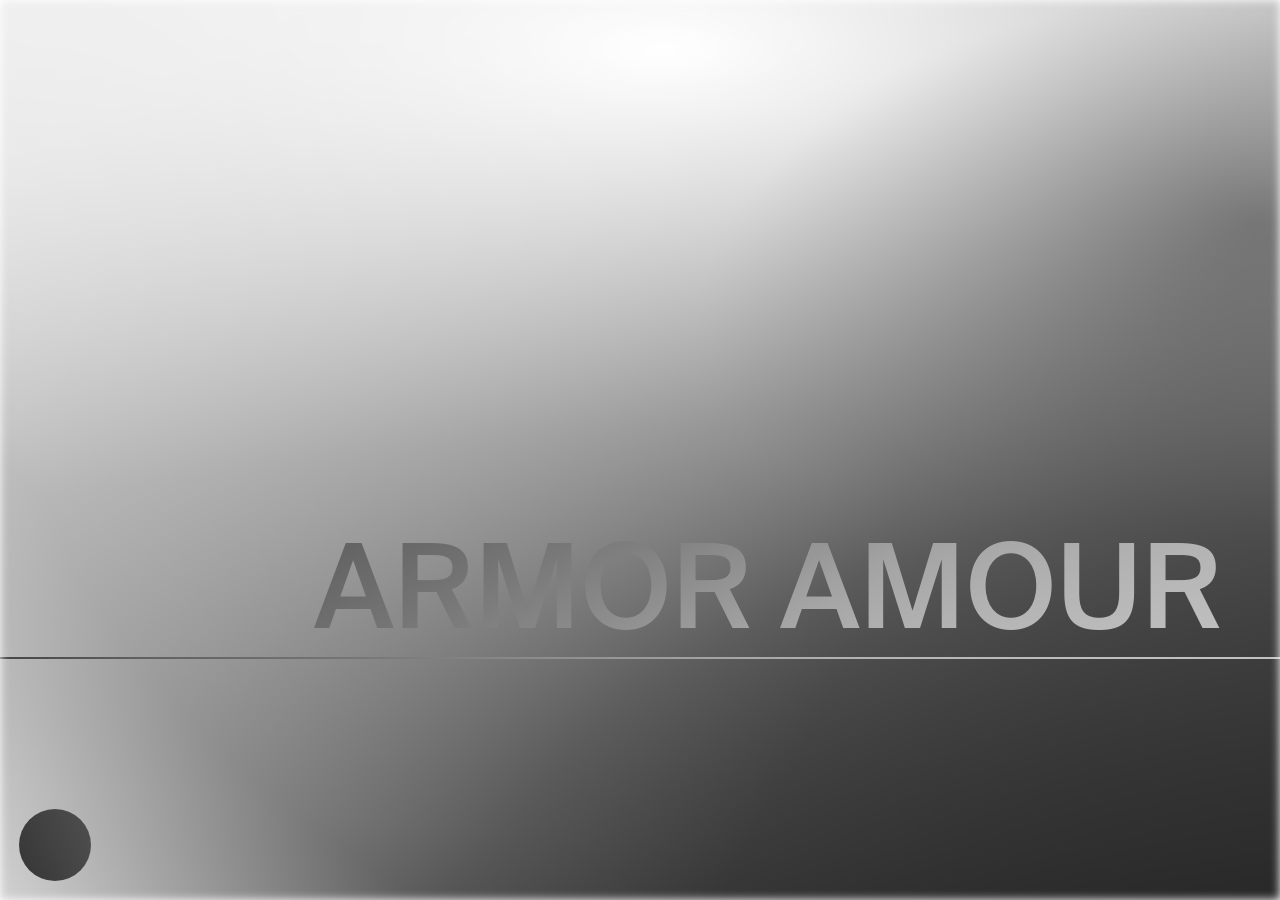
<file: index.html>
<!DOCTYPE html>
<html lang="ru">
<head>
  <meta charset="UTF-8">
  <meta name="viewport" content="width=device-width,initial-scale=1.0">
  <title>Armor.Amour</title>
  <script src="javascripts/script.js"></script>
  <script src="javascripts/start.js"></script>
  <link rel="stylesheet" href="stylesheets/reset.css">
  <link rel="stylesheet" href="stylesheets/start.css">
  <link rel="stylesheet" href="stylesheets/adaptive.css">
</head>
<body class="start_page">
  
  <div class="circle"></div>
  <div class="global-overlay">
    <div class="center-line"></div>
    <div class="logo-text">ARMOR AMOUR</div>
  </div>
  <div class="bg-grad"></div>
  <div class="reveal-on-hover">
    <div class="left-logo">
      <p> ARMOR AMOUR 
      </p>
    </div>
    <div class="right-blocks">
      <div class="top-block">
        <div class="top-left">0</div>
        <div class="top-right">
          <p>
            Мы работаем с теми, кому трудно быть в контакте<br>
            с собственными чувствами. Не потому что чувств<br>
            нет — а потому что выражать их стало непривычно,<br>
            неуместно или небезопасно. Мы называем таких людей<br>
            рыцарями. Это не аллюзия на героизм, а некий образ,<br>
            через который легче говорить о внутренней закрытости.<br><br>
            Мы не предлагаем терапию. Наша работа — создавать <br>
            условия, в которых может появиться то, чего раньше<br> 
            не было. Мы проектируем опыт, в котором можно просто<br> 
            быть— без давления, без необходимости открываться,<br>
            без ожиданий. <br><br>
            Компания Armor Amour не обещает трансформаций.<br>
            Мы делаем аккуратные жесты навстречу вам. <br>
            Иногда это визуальный след, иногда — ситуация.<br><br> 
            Все, что мы создаем, направлено на то, чтобы<br>
            у вас появилось немного больше места внутри себя.<br>
            Если броня и остаётся — пусть будет чуть тоньше.
          </p>
        </div>
      </div>
      <div class="bottom-block">
        <div class="bottom-left">
          <p>1 <br><br>
            2 <br><br>
            3 <br><br>
            4
          </p>
        </div>
        <div class="bottom-right">
          <p>
            ПРОСТРАНСТВО: РЕФЛЕКТОРИЙ <br><br>
            ПЕЧАТНЫЕ МАТЕРИАЛЫ О ПРОСТРАНСТВЕ<br><br>
            ГАЛЕРЕЯ ЭМОЦИОНАЛЬНЫХ АРТЕФАКТОВ<br><br>
            МЕРОПРИЯТИЯ: ЛЕКЦИИ, ВЫСТАВКИ, ВСТРЕЧИ
          </p>
        </div>
      </div>
    </div>
  </div>
</body>
</html>
</file>
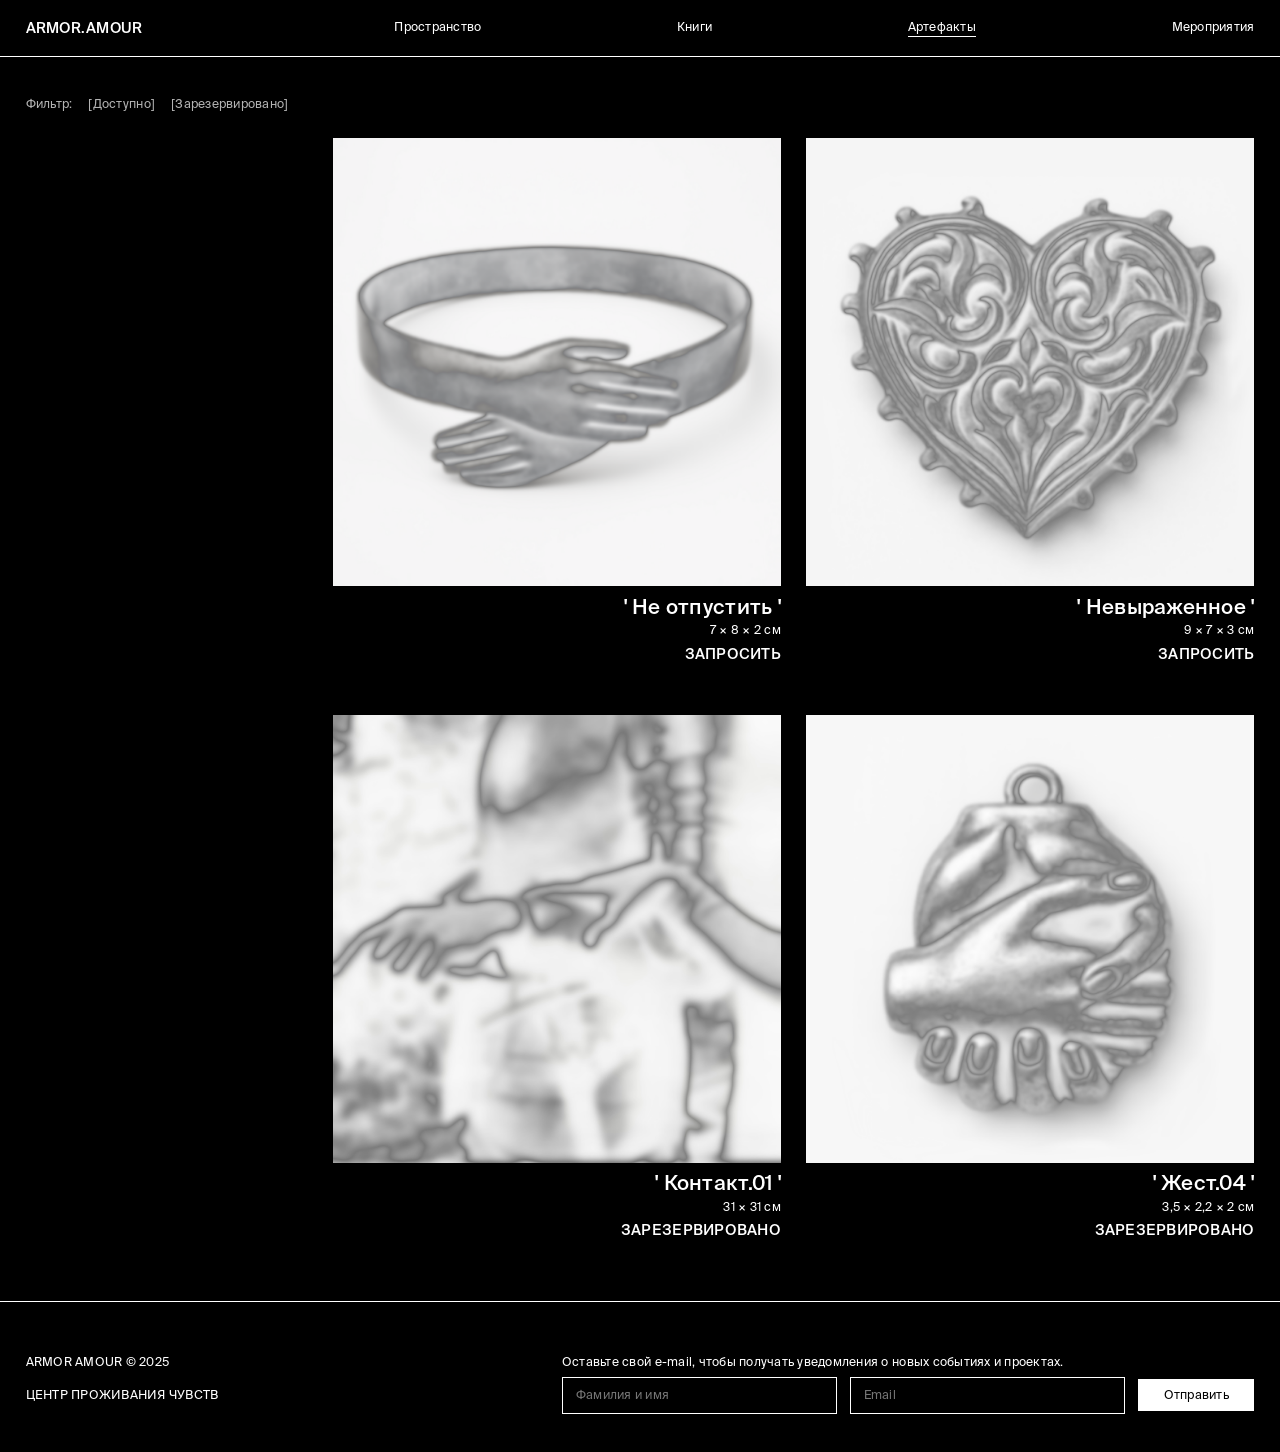
<file: артефакты.html>
<!DOCTYPE html>
<html lang="ru">
<head>
  <meta charset="UTF-8">
  <meta name="viewport" content="width=device-width,initial-scale=1.0">
  <title>Артефакты</title>
  <script src="javascripts/script.js"></script>
  <script src="javascripts/artifacts.js"></script>
  <link rel="stylesheet" href="stylesheets/reset.css">
  <link rel="stylesheet" href="stylesheets/style.css">
  <link rel="stylesheet" href="stylesheets/artifacts.css">
  <link rel="stylesheet" href="stylesheets/adaptive.css">
</head>
<body>
  <header class="header">
    <div class="main-page"><a href="index.html"><h2>ARMOR.AMOUR</h2></a></div>
    <nav class="nav">
      <a href="пространство.html">Пространство</a>
      <a href="книги.html">Книги</a>
      <a href="артефакты.html" class="active">Артефакты</a>
      <a href="мероприятия.html">Мероприятия</a>
    </nav>
  </header>
  <main class="artifacts-main">
    <div class="artifacts-filter">
      <span>Фильтр:</span>
      <span class="art-filter" data-filter="available">[Доступно]</span>
      <span class="art-filter" data-filter="reserved">[Зарезервировано]</span>
    </div>
    <div class="artifact-row">
      <div class="artifact-block available">
        <img class="artifact-image" src="images/art1.png">
        <div class="artifact-info">
          <p><h1>' Не отпустить '</h1></p><p>7 × 8 × 2 см</p>
          <a href="mailto:artifact_1@armoramour.com" class="request"><h2>ЗАПРОСИТЬ</h2></a>
        </div>
      </div>
      <div class="artifact-block available">
        <img class="artifact-image" src="images/art2.png">
        <div class="artifact-info">
          <p><h1>' Невыраженное '</h1></p><p>9 × 7 × 3 см</p>
          <a href="mailto:artifact_2@armoramour.com" class="request"><h2>ЗАПРОСИТЬ</h2></a>
        </div>
      </div>
      <div class="artifact-block reserved">
        <img class="artifact-image" src="images/art4.png">
        <div class="artifact-info">
          <p><h1>' Контакт.01 '</h1></p><p>31 × 31 см</p>
          <span class="request disabled"><h2>ЗАРЕЗЕРВИРОВАНО</h2></span>
        </div>
      </div>
      <div class="artifact-block reserved">
        <img class="artifact-image" src="images/art3.png">
        <div class="artifact-info">
          <p><h1>' Жест.04 '</h1></p><p>3,5 × 2,2 × 2 см</p>
          <span class="request disabled"><h2>ЗАРЕЗЕРВИРОВАНО</h2></span>
        </div>
      </div>
    </div>
  </main>
  <footer class="footer">
    <div class="footer-left">
      <p>ARMOR AMOUR © 2025 <br> <br></p>
      <p>ЦЕНТР ПРОЖИВАНИЯ ЧУВСТВ</p>
    </div>
    <div class="footer-right">
      <p class="signup-title">Оставьте свой e-mail, чтобы получать уведомления о новых событиях и проектах.</p>
      <form class="signup-form">
        <input type="text" name="fio" placeholder="Фамилия и имя" required>
        <input type="email" name="email" placeholder="Email" required>
        <button type="submit">Отправить</button>
      </form>
    </div>
  </footer>
</body>
</html>
</file>
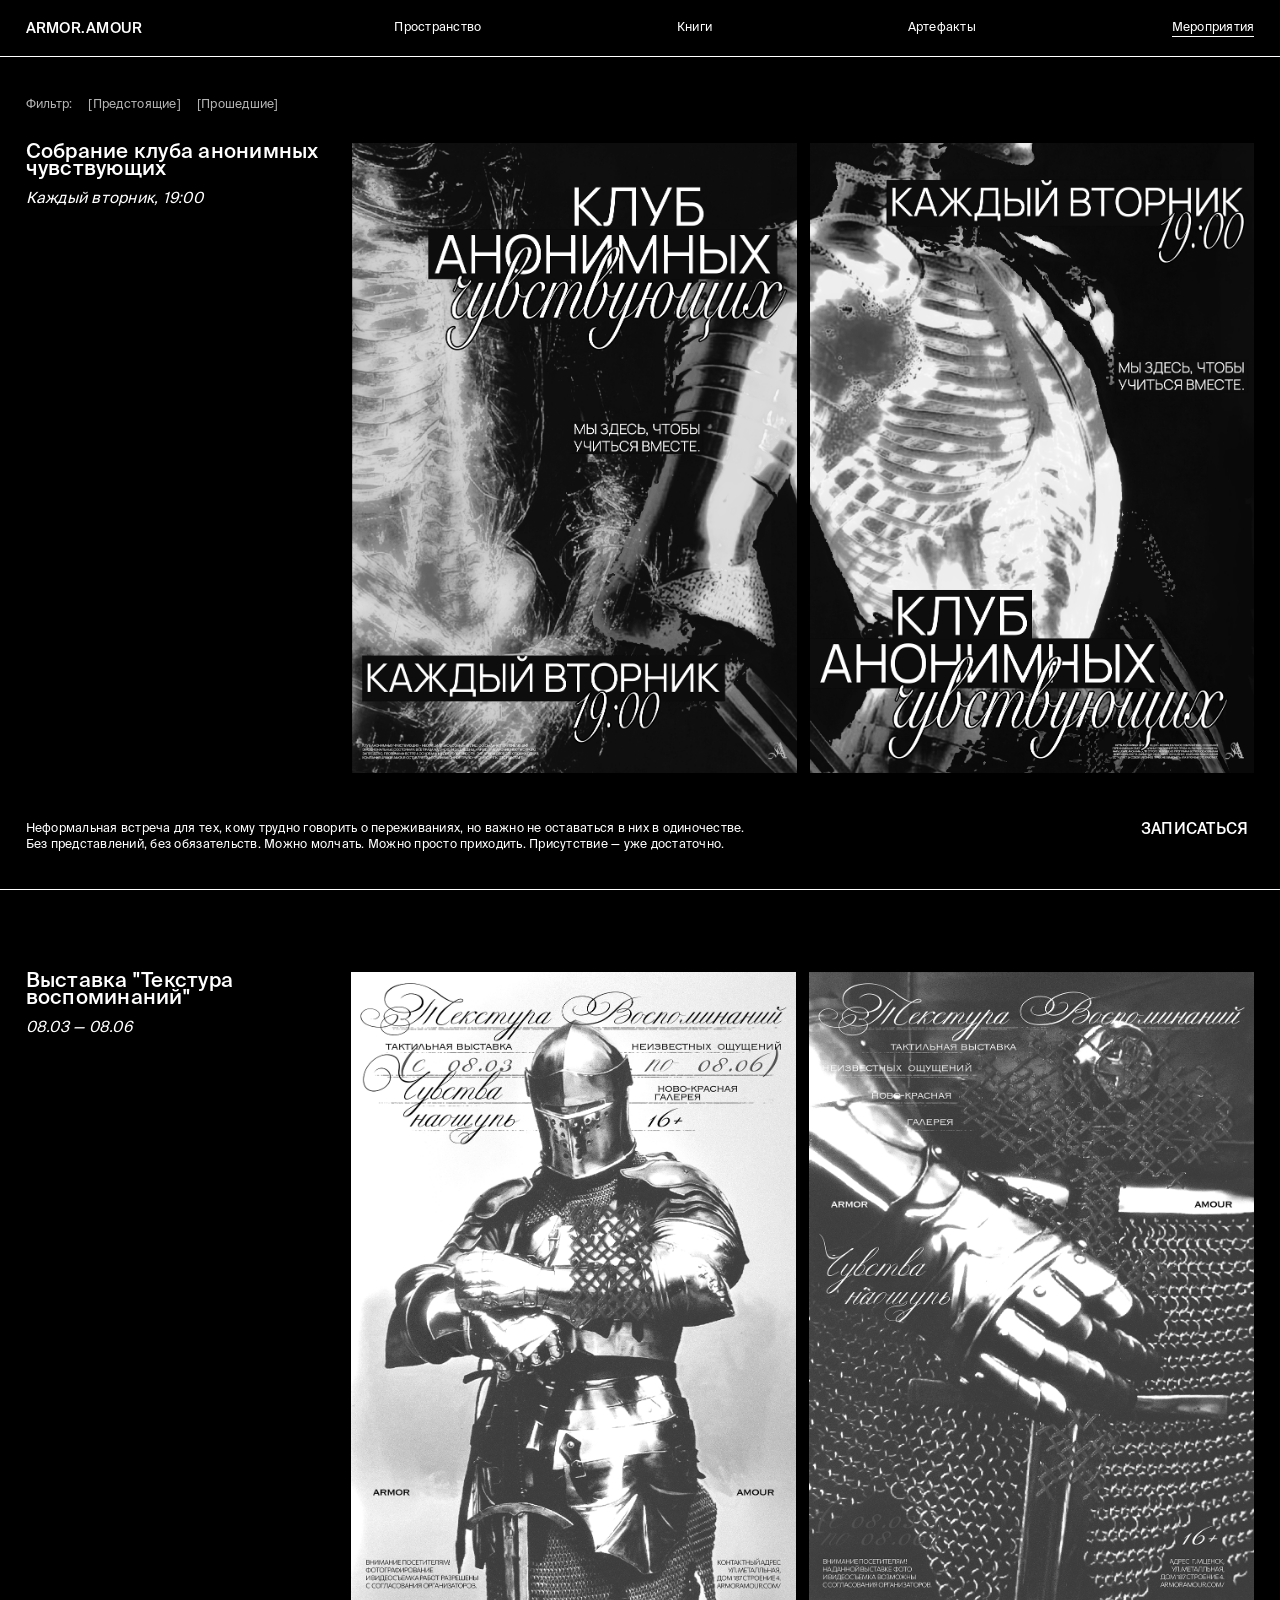
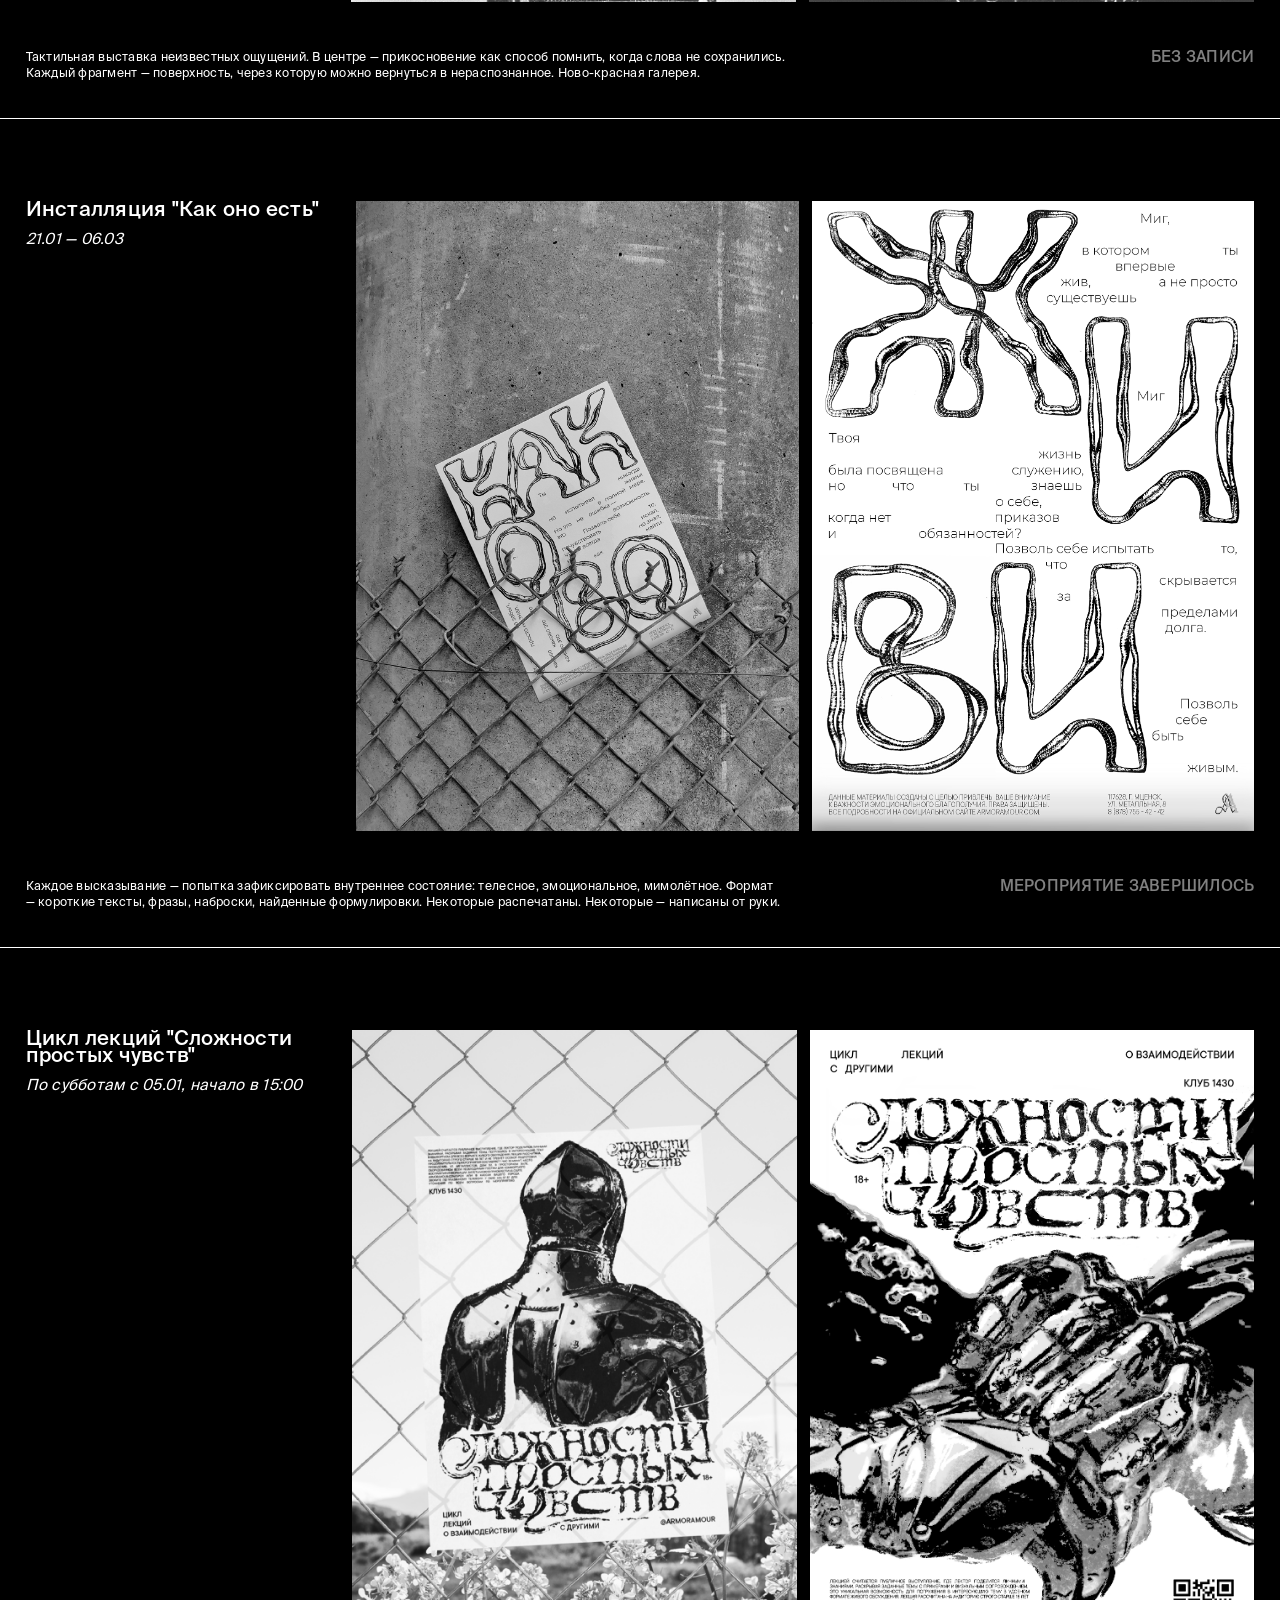
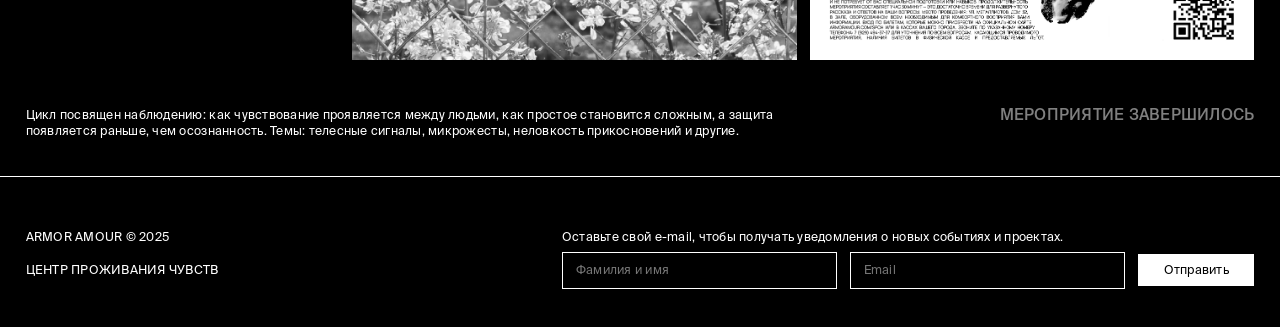
<file: мероприятия.html>
<!DOCTYPE html>
<html lang="ru">
<head>
  <meta charset="UTF-8">
  <meta name="viewport" content="width=device-width,initial-scale=1.0">
  <title>Мероприятия</title>
  <script src="javascripts/script.js"></script>
  <script src="javascripts/meropr.js"></script>
  <link rel="stylesheet" href="stylesheets/reset.css">
  <link rel="stylesheet" href="stylesheets/style.css">
  <link rel="stylesheet" href="stylesheets/meropr.css">
  <link rel="stylesheet" href="stylesheets/adaptive.css">
</head>
<body class="events">
  <header class="header">
    <div class="main-page"><a href="index.html"><h2>ARMOR.AMOUR</h2></a></div>
    <nav class="nav">
      <a href="пространство.html">Пространство</a>
      <a href="книги.html">Книги</a>
      <a href="артефакты.html">Артефакты</a>
      <a href="мероприятия.html" class="active">Мероприятия</a>
    </nav>
  </header>
  <main>
    <div class="events-filter">
      <span>Фильтр:</span>
      <span class="filter" data-filter="upcoming">[Предстоящие]</span>
      <span class="filter" data-filter="past">[Прошедшие]</span>
    </div>
    <section class="event-block upcoming">
      <div class="event-top">
        <div class="event-info">
          <h2 class="event-title"><h1>Собрание клуба анонимных чувствующих</h1>
          <p class="event-date">Каждый вторник, 19:00</p>
        </div>
        <div class="event-images">
          <img src="images/mero4_1.png" class="img-grey" alt="">
          <img src="images/mero4_2.png" class="img-grey" alt="">
        </div>
      </div>
      <div class="event-bottom">
        <p class="event-desc">Неформальная встреча для тех, кому трудно говорить о переживаниях, но важно не оставаться в них в одиночестве. <br>Без представлений, без обязательств. Можно молчать. Можно просто приходить. Присутствие — уже достаточно.</p>
        <button class="btn-signup">ЗАПИСАТЬСЯ</button>
      </div>
    </section>
    <section class="event-block upcoming">
      <div class="event-top">
        <div class="event-info">
          <h2 class="event-title"><h1>Выставка "Текстура воспоминаний"</h1>
          <p class="event-date">08.03 — 08.06</p>
        </div>
        <div class="event-images">
          <img src="images/mero5_1.png" class="img-grey" alt="">
          <img src="images/mero5_2.png" class="img-grey" alt="">
        </div>
      </div>
      <div class="event-bottom">
        <p class="event-desc">Тактильная выставка неизвестных ощущений. В центре — прикосновение как способ помнить, когда слова не сохранились. Каждый фрагмент — поверхность, через которую можно вернуться в нераспознанное. Ново-красная галерея.</p>
        <span class="btn-disabled">БЕЗ ЗАПИСИ</span>
      </div>
    </section>
    <section class="event-block past">
      <div class="event-top">
        <div class="event-info">
          <h2 class="event-title"><h1>Инсталляция "Как оно есть"</h1>
          <p class="event-date">21.01 — 06.03</p>
        </div>
        <div class="event-images">
          <div class="event-image">
            <img src="images/mero1.png" class="img-default" alt="">
            <img src="images/mero1_hover.png" class="img-hover" alt="">
          </div>
          <img src="images/mero1_2.png" alt="">
        </div>
      </div>
      <div class="event-bottom">
        <p class="event-desc">Каждое высказывание — попытка зафиксировать внутреннее состояние: телесное, эмоциональное, мимолётное. Формат<br> — короткие тексты, фразы, наброски, найденные формулировки. Некоторые распечатаны. Некоторые — написаны от руки.</p>
        <span class="btn-disabled">МЕРОПРИЯТИЕ ЗАВЕРШИЛОСЬ</span>
      </div>
    </section>
    <section class="event-block past">
      <div class="event-top">
        <div class="event-info">
          <h2 class="event-title"><h1>Цикл лекций "Сложности простых чувств"</h1>
          <p class="event-date">По субботам с 05.01, начало в 15:00</p>
        </div>
        <div class="event-images">
          <div class="event-image">
            <img src="images/mero2.png" class="img-default" alt="">
            <img src="images/mero2_hover.png" class="img-hover" alt="">
          </div>
          <img src="images/mero2_2.png" alt="">
        </div>
      </div>
      <div class="event-bottom">
        <p class="event-desc">Цикл посвящен наблюдению: как чувствование проявляется между людьми, как простое становится сложным, а защита появляется раньше, чем осознанность. Темы: телесные сигналы, микрожесты, неловкость прикосновений и другие.</p>
        <span class="btn-disabled">МЕРОПРИЯТИЕ ЗАВЕРШИЛОСЬ</span>
      </div>
    </section>
  </main>
  <div class="mero-signup-form">
    <div class="mero-signup-overlay"></div>
    <form class="mero-signup-content">
      <label>Фамилия и имя: <input type="text" name="fio" required></label>
      <button type="submit">Отправить</button>
    </form>
  </div>
  <div class="mero-signup-message">
    <div class="mero-signup-overlay"></div>
    <div class="mero-signup-content"><p>Вы успешно записаны на мероприятие.</p></div>
  </div>
  <footer class="footer">
    <div class="footer-left">
      <p>ARMOR AMOUR © 2025 <br> <br></p>
      <p>ЦЕНТР ПРОЖИВАНИЯ ЧУВСТВ</p>
    </div>
    <div class="footer-right">
      <p class="signup-title">Оставьте свой e-mail, чтобы получать уведомления о новых событиях и проектах.</p>
      <form class="signup-form">
        <input type="text" name="fio" placeholder="Фамилия и имя" required>
        <input type="email" name="email" placeholder="Email" required>
        <button type="submit">Отправить</button>
      </form>
    </div>
  </footer>
</body>
</html>
</file>
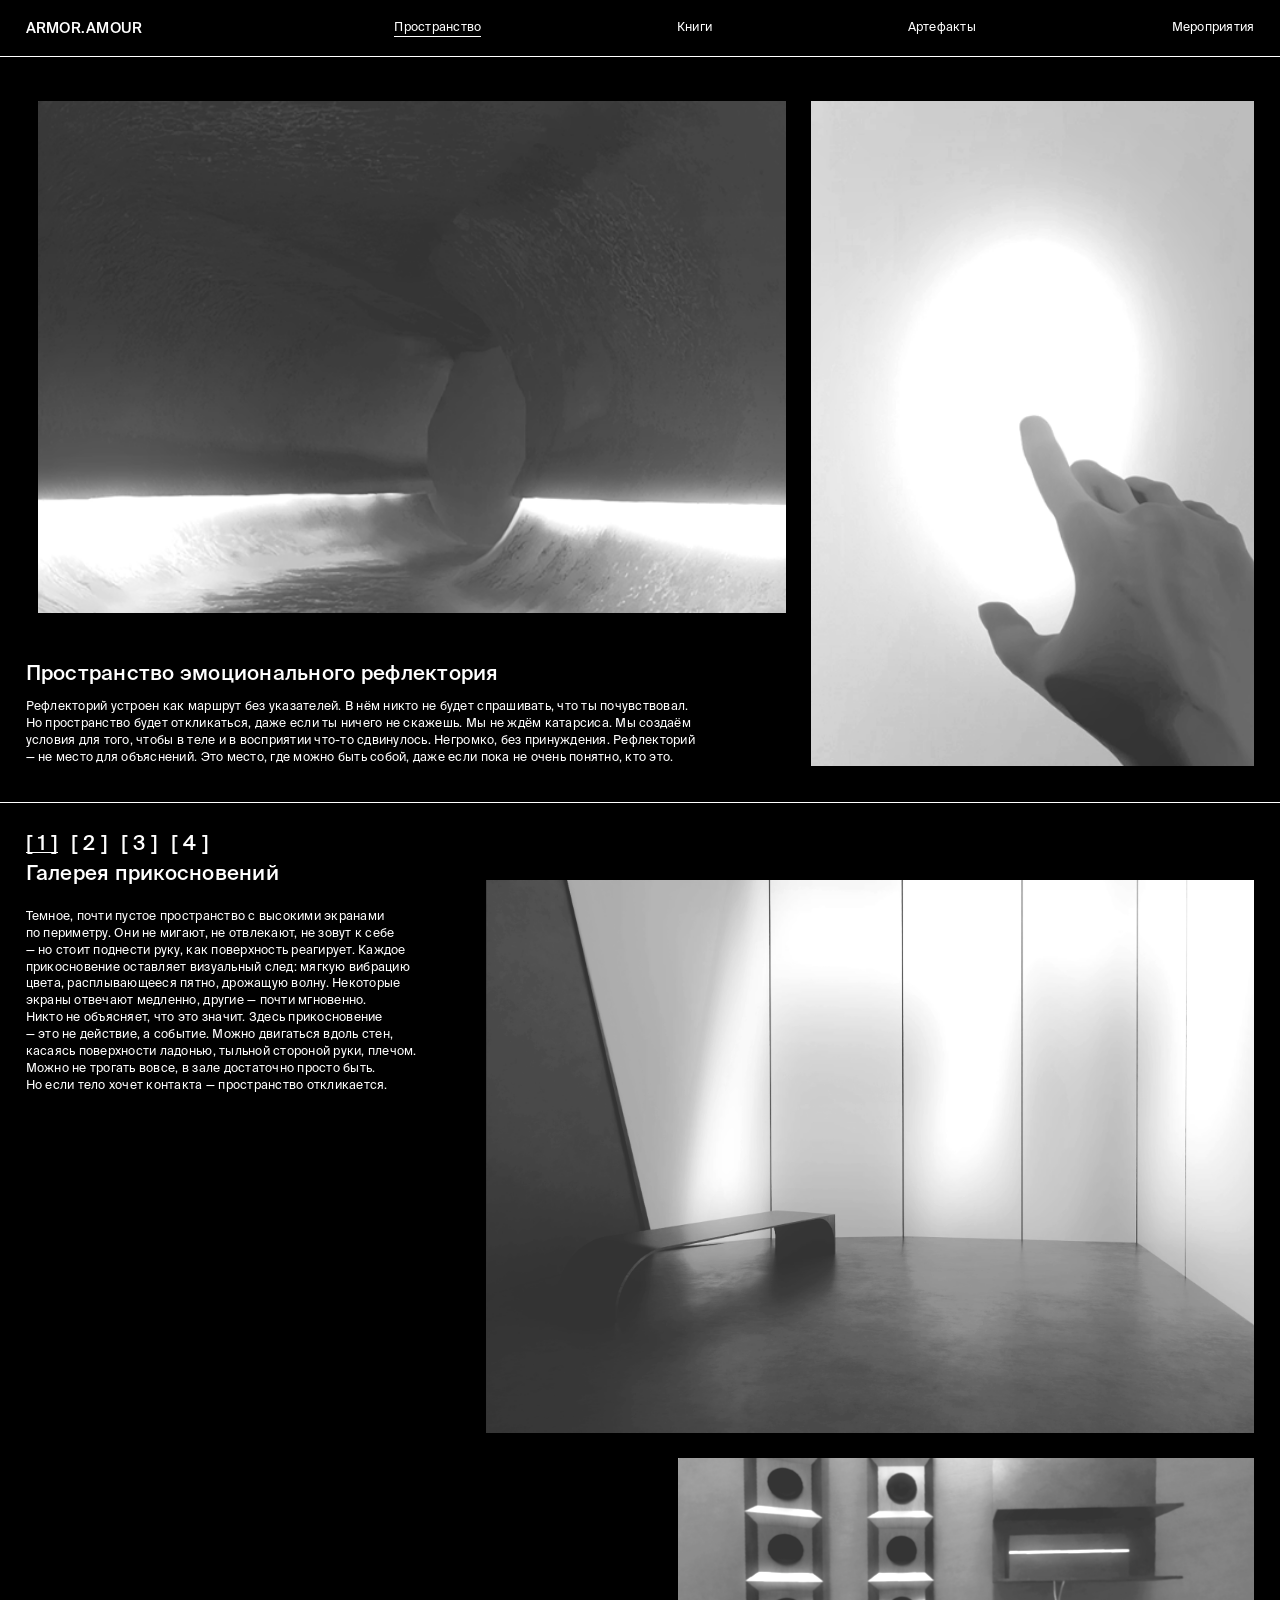
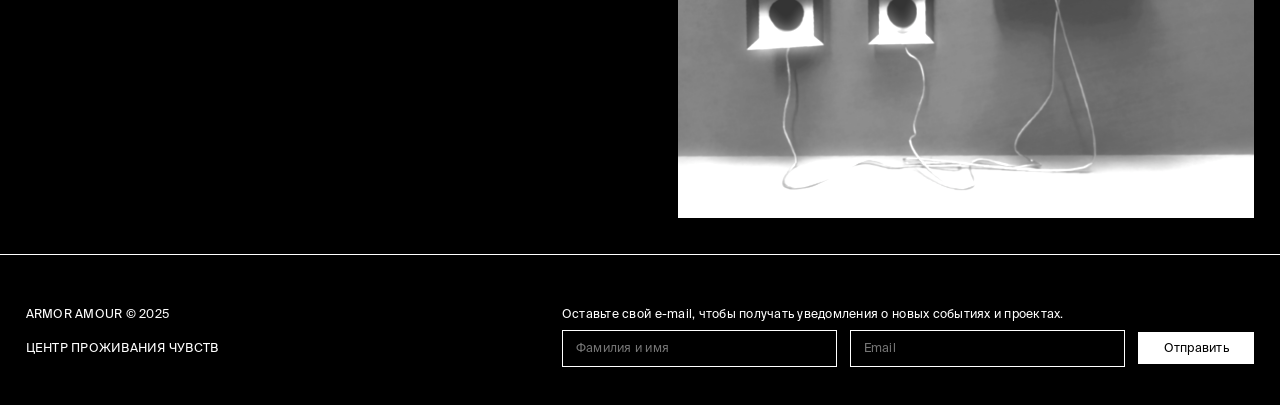
<file: пространство.html>
<!DOCTYPE html>
<html lang="ru">
<head>
  <meta charset="UTF-8">
  <meta name="viewport" content="width=device-width,initial-scale=1.0">
  <title>Пространство</title>
  <script src="javascripts/script.js"></script>
  <script src="javascripts/prostranstvo.js"></script>
  <link rel="stylesheet" href="stylesheets/reset.css">
  <link rel="stylesheet" href="stylesheets/style.css">
  <link rel="stylesheet" href="stylesheets/prostranstvo.css">
  <link rel="stylesheet" href="stylesheets/adaptive.css">
</head>
<body>
  <header class="header">
    <div class="main-page"><a href="index.html"><h2>ARMOR.AMOUR</h2></a></div>
    <nav class="nav">
      <a href="пространство.html" class="active">Пространство</a>
      <a href="книги.html">Книги</a>
      <a href="артефакты.html">Артефакты</a>
      <a href="мероприятия.html">Мероприятия</a>
    </nav>
  </header>
  <main>
    <section class="pr-block">
      <div class="pr-left">
        <div class="pr-image-top"><img src="images/pr1.png"></div>
        <div class="pr-text-bottom">
          <h1>Пространство эмоционального рефлектория <br><br></h1>
          <p>
            Рефлекторий устроен как маршрут без указателей. В нём никто не будет спрашивать, что ты почувствовал. <br>Но пространство будет откликаться, даже если ты ничего не скажешь.
            Мы не ждём катарсиса. Мы создаём<br> условия для того, чтобы в теле и в восприятии что-то сдвинулось. Негромко, без принуждения.
            Рефлекторий <br>— не место для объяснений. Это место, где можно быть собой, даже если пока не очень понятно, кто это.
          </p>
        </div>
      </div>
      <div class="pr-image-right"><img src="images/pr2.png"></div>
    </section>
    <section class="pr-block-2">
      <div class="pr-block-2-content">
        <div class="pr-block-2-text">
          <div class="_1234">
            <span class="number active" data-tab="1"><h1>[ 1 ]</h1></span>
            <span class="number" data-tab="2"><h1>[ 2 ]</h1></span>
            <span class="number" data-tab="3"><h1>[ 3 ]</h1></span>
            <span class="number" data-tab="4"><h1>[ 4 ]</h1></span>
          </div>
          <p class="pr-name"></p>
          <p class="pr-description"></p>
        </div>
        <div class="images-bottom">
          <img src="images/pr1_1.png" class="bottom-img bottom-img-top" alt="">
          <img src="images/pr1_2.png" class="bottom-img bottom-img-bottom" alt="">
        </div>
      </div>
    </section>
  </main>
  <footer class="footer">
    <div class="footer-left">
      <p>ARMOR AMOUR © 2025 <br> <br></p>
      <p>ЦЕНТР ПРОЖИВАНИЯ ЧУВСТВ</p>
    </div>
    <div class="footer-right">
      <p class="signup-title">Оставьте свой e-mail, чтобы получать уведомления о новых событиях и проектах.</p>
      <form class="signup-form">
        <input type="text" name="fio" placeholder="Фамилия и имя" required>
        <input type="email" name="email" placeholder="Email" required>
        <button type="submit">Отправить</button>
      </form>
    </div>
  </footer>
</body>
</html>
</file>
<file: stylesheets/start.css>
@font-face {
  font-family: 'Suisse';
  src: url('../fonts/SuisseIntl-Regular.otf') format('opentype');
}

@font-face {
  font-family: 'Suisse_medium';
  src: url('../fonts/SuisseIntl-Medium.otf') format('opentype');
}

* {
  margin: 0;
  padding: 0;
  box-sizing: border-box;
  font-family: 'Suisse' !important;
  font-size: 0.95vw !important;
  line-height: 1.32vw !important; 
  letter-spacing: 0.02vw !important;
  color: rgb(255, 255, 255);
}

.bg-grad {
  width: 100vw;
  height: 100vh;
  background:
    linear-gradient(150deg, #afafaf 10%, #292929 100%),
    radial-gradient(190% 100% at calc(50% + var(--x,0px)) calc(0% + var(--y,0px)), #ffffff, #1c1c1c),
    radial-gradient(190% 100% at calc(80% - var(--x,0px)) calc(0% - var(--y,0px)), #e0e0e0, #fafafa),
    radial-gradient(150% 210% at calc(100% + var(--x,0px)) calc(0% + var(--y,0px)), #999, #222),
    radial-gradient(100% 100% at calc(100% - var(--x,0px)) calc(30% - var(--y,0px)), #ccc, #5e5e5e),
    linear-gradient(40deg, #373737, #e7e7e7);
  background-blend-mode: overlay,overlay,difference,difference,difference,normal;
  transition: background 0.15s;
  filter: blur(5px);
  cursor: pointer;
}


.circle {
  position: absolute;
  bottom: 1.5vw;
  left: 1.5vw;
  width: 8vh;
  height: 8vh;
  background: white;
  border-radius: 50%;
  cursor: pointer;
  z-index: 2;
  mix-blend-mode: difference;
}
.circle:hover {
  mix-blend-mode: darken;
}


.global-overlay {
  position: absolute;
  inset: 0;
  z-index: 3;
  pointer-events: none;
  mix-blend-mode: difference;
}

.circle:hover ~ .global-overlay {
  opacity: 0;
}

.center-line {
  position: absolute;
  top: 73%;
  left: 0;
  width: 100%;
  height: 2px;
  background: white;

}

.logo-text {
  position: absolute;
  top: 65%;
  left: 60%;
  transform: translate(-50%, -50%);
  font-size: 9.2vw !important;
  font-family: 'Suisse_medium' !important;
  color: white;
  white-space: nowrap;
}



.reveal-on-hover {
  position: absolute;
  inset: 0;
  opacity: 0;
  pointer-events: none;
  padding: 1.5vw 1.5vw 1.5vw 10vh;
  z-index: 1;
  height: 88vh;
  mix-blend-mode: difference;
}
.show-text .reveal-on-hover {
  opacity: 1;
}

.left-logo {
  position: absolute;
  left: 1.5vw;
  display: flex;
  flex-direction: column;
  justify-content: flex-start;
  gap: 1.5vh;
  opacity: 50%;
}

.logo-img {
  width: 6vw;
  object-fit: contain;
  display: block;
}

.right-blocks {
  position: absolute;
  right: 1.5vw;
}

.top-block {
  display: flex;
  justify-content: space-between;
  margin-bottom: 13vh;
}

.top-left { width: 7vw; }
.top-right { width: 30vw; }

.bottom-block {
  margin-top: 15vw;
  display: flex;
  justify-content: space-between;
}

.bottom-left { width: 7vw; }
.bottom-right { width: 30vw; }
</file>
<file: stylesheets/adaptive.css>
@media (max-width: 1024px) {
    
  }
</file>
<file: stylesheets/style.css>
@font-face {
  font-family: 'Suisse';
  src: url('../fonts/SuisseIntl-Regular.otf') format('opentype');
}

@font-face {
  font-family: 'Suisse_medium';
  src: url('../fonts/SuisseIntl-Medium.otf') format('opentype');
}

* {
  background: #000;
  color: #fff;
  box-sizing: border-box;
  font-family: 'Suisse' !important;
  font-size: 0.95vw !important;
  line-height: 1.32vw !important; 
  letter-spacing: 0.02vw !important;
}

h1 {
  font-family: 'Suisse_medium' !important;
  font-size: 1.6vw !important;
}

h2 {
  font-family: 'Suisse_medium' !important;
  font-size: 1.15vw !important;
}

.header {
  display: flex;
  justify-content: space-between;
  align-items: center;
  background: #000;
  padding: 1.5vw 2vw 1.5vw 2vw;
  border-bottom: 1px solid white;
}

.main-page a, .nav a {
  color: white;
  text-decoration: none;
}

.nav a.active {
  border-bottom: 1px solid white;
}

.nav {
  display: flex;
  justify-content: space-between;
  width: 70%;
}

.footer {
  display: flex;
  justify-content: space-between;
  align-items: flex-start;
  padding: 4vw 2vw 3vw 2vw;
  background: #000;
  color: #fff;
  box-sizing: border-box;
}

.footer-left {
  display: flex;
  flex-direction: column;
  width: 20vw;
}


.footer-right { 
  margin-left: auto; 
}

.signup-form {
  display: flex;
  gap: 1vw;
  align-items: center;
}

.signup-form input {
  width: 21.5vw;
  padding: 1vh 1vw;
  border: 1px solid rgb(255, 255, 255);
  color: #fff;
}

.signup-form input { 
  color: grey; 
}

.signup-form button {
  padding: 0.6vw 2vw;
  background: white;
  color: black;
  border: none;
  cursor: pointer;
}

.signup-thanks {
  color: #fff;
  margin-top: 2.2vw;
}

.signup-title {
  margin-bottom: 0.5vw;
}
</file>
<file: stylesheets/artifacts.css>
* { 
  box-sizing: border-box; 
}

.artifacts-filter {
  opacity: 70%;
  margin:3vw 2vw 2vw 2vw;
}
.art-filter {
  cursor:pointer;
  margin-left:1vw;
}
.art-filter.active {
  border-bottom:0.1vw solid white;
}

.artifacts-main {
  padding-bottom: 4vh;
  border-bottom: 1px solid white;
}

.artifacts-main .artifact-row {
  display:flex;
  flex-wrap:wrap;
  justify-content:flex-end;
  gap:2vw;
  width:80vw;
  margin:0 0 0 auto;
  padding:0vw 2vw;
}

.artifact-block {
  display:flex;
  flex-direction:column;
}

.artifact-image {
  width:35vw;
  height:35vw;
}

.artifact-info { 
  margin-top: 1vw;
  text-align:right; 
  margin-bottom: 2vw;
}

h1 {
  margin-bottom: 0.5vw;
}


.request {
  display:inline-block;
  margin-top:0.5vw;
  text-decoration: none;
}
</file>
<file: stylesheets/meropr.css>
* { 
  box-sizing: border-box; 
}

.events-filter {
  opacity: 70%;
  margin-top:3vw;
  margin-left: 2vw;
}
.events-filter span {
  margin-right:1vw; 
  cursor:pointer;
}
.filter.active { 
  border-bottom:1px solid white; 
}

.event-block {
  margin-top: 1vw;
  height:85vh; 
  display:flex;
  flex-direction:column;
  padding:2vh 2vw; 
  margin-bottom:5vw;
  padding-bottom: 4vh;
  border-bottom: 1px solid white;
}

.footer {
  margin-top: -5vw;
}

.event-top {
  display:flex; 
  justify-content:space-between;
  flex:1;
}

.event-title { 
  margin:0; 
}

.event-date { 
  font-size:1.2vw !important;
  margin-top:1vw; 
  font-style: italic; 
}

.event-images {
  display:flex; 
  gap:1vw;
}
.event-images img {
  height:70vh; 
  object-fit:cover;
}
.event-image {
  position:relative; 
  height:70vh;
}
.img-hover {
  position:absolute; 
  top:0; 
  left:0; 
  visibility:hidden;
}
.event-image:hover .img-hover {
  visibility:visible;
}
.event-image:hover .img-default {
  visibility:hidden;
}

.img-grey {
  filter:grayscale(100%); 
  transition:filter .2s;
}
.img-grey:hover { 
  filter:none; 
}

.event-bottom {
  display:flex; 
  justify-content:space-between;
  align-items:flex-start; 
  margin-top:2vh;
}
.event-desc { 
  width:60vw; 
}

.btn-signup { 
  font-size:1.2vw !important;
  font-family: 'Suisse_medium' !important;
  border:none; 
  cursor:pointer; 
}

.btn-disabled {
  font-size:1.2vw !important;
  font-family: 'Suisse_medium' !important;
  color:grey; 
}

.mero-signup-form,
.mero-signup-message {
  display:none;
  position:fixed; 
  inset:0; 
  z-index:1000;
}
.mero-signup-overlay {
  position:absolute; 
  inset:0;
  background:rgba(0,0,0,0.5);
}
.mero-signup-content {
  position:absolute;
  top:50%; left:50%;
  transform:translate(-50%,-50%);
  padding:2vh 2vw;
  display:flex; 
  align-items:center; 
  gap:2vw;
  color:white;
}
.mero-signup-form input,
.sipgnup-form button {
  padding:1vh 1vw;
  margin-right:1vw;
  background:#000000; 
  border:1px solid #555; 
  color:white;
}
.mero-signup-form button {
  background:white; 
  color:black; 
  margin-right:0;
}
</file>
<file: stylesheets/prostranstvo.css>
* { 
  box-sizing: border-box; 
}

body {
  width:100vw;
  margin:0;
}

.pr-block {
  margin-top: 2vw;
  display:flex;
  width:100vw;
  height:80vh;
  padding:2vh 2vw 4vh 2vw;
  gap:2vw;
  border-bottom: 1px solid white;
}
.pr-left {
  display:flex;
  flex-direction:column;
  justify-content:space-between;
  position:relative;
  width:60vw;
}
.pr-image-top {
  display:flex;
  justify-content:flex-end;
  align-items:flex-start;
  height:77%;
  width: auto;
}
.pr-image-top img {
  height:100%;
  object-fit:cover;
}
.pr-text-bottom {
  margin-top: 2vw;
  display:flex;
  flex-direction:column;
}
.pr-image-right {
  width:35vw;
  height:100%;
}
.pr-image-right img {
  width:100%;
  height:100%;
  object-fit:cover;
}

.pr-block-2 {
  width:100vw;
  margin-top:6vw;
  padding:0vw 2vw 4vh 2vw;
  border-bottom: 1px solid white;
}
.pr-block-2-content {
  display:flex;
  justify-content:space-between;
}

._1234 {
  display:flex;
  gap:1vw;
  margin-top: -5vh;
  margin-bottom:1vw;
}

.number { 
  cursor:pointer; 
}

.number.active { 
  border-bottom:1px solid white; 
}

.pr-name { 
  margin:0 0 2vw; 
  padding:0; 
}

.pr-description { 
  width:34vw; 
  margin:0; 
}

.images-bottom {
  width:60vw;
  display:flex;
  flex-direction:column;
}

.bottom-img-bottom {
  width:45vw;
  margin-top:2vw;
  margin-left:auto;
}
</file>
